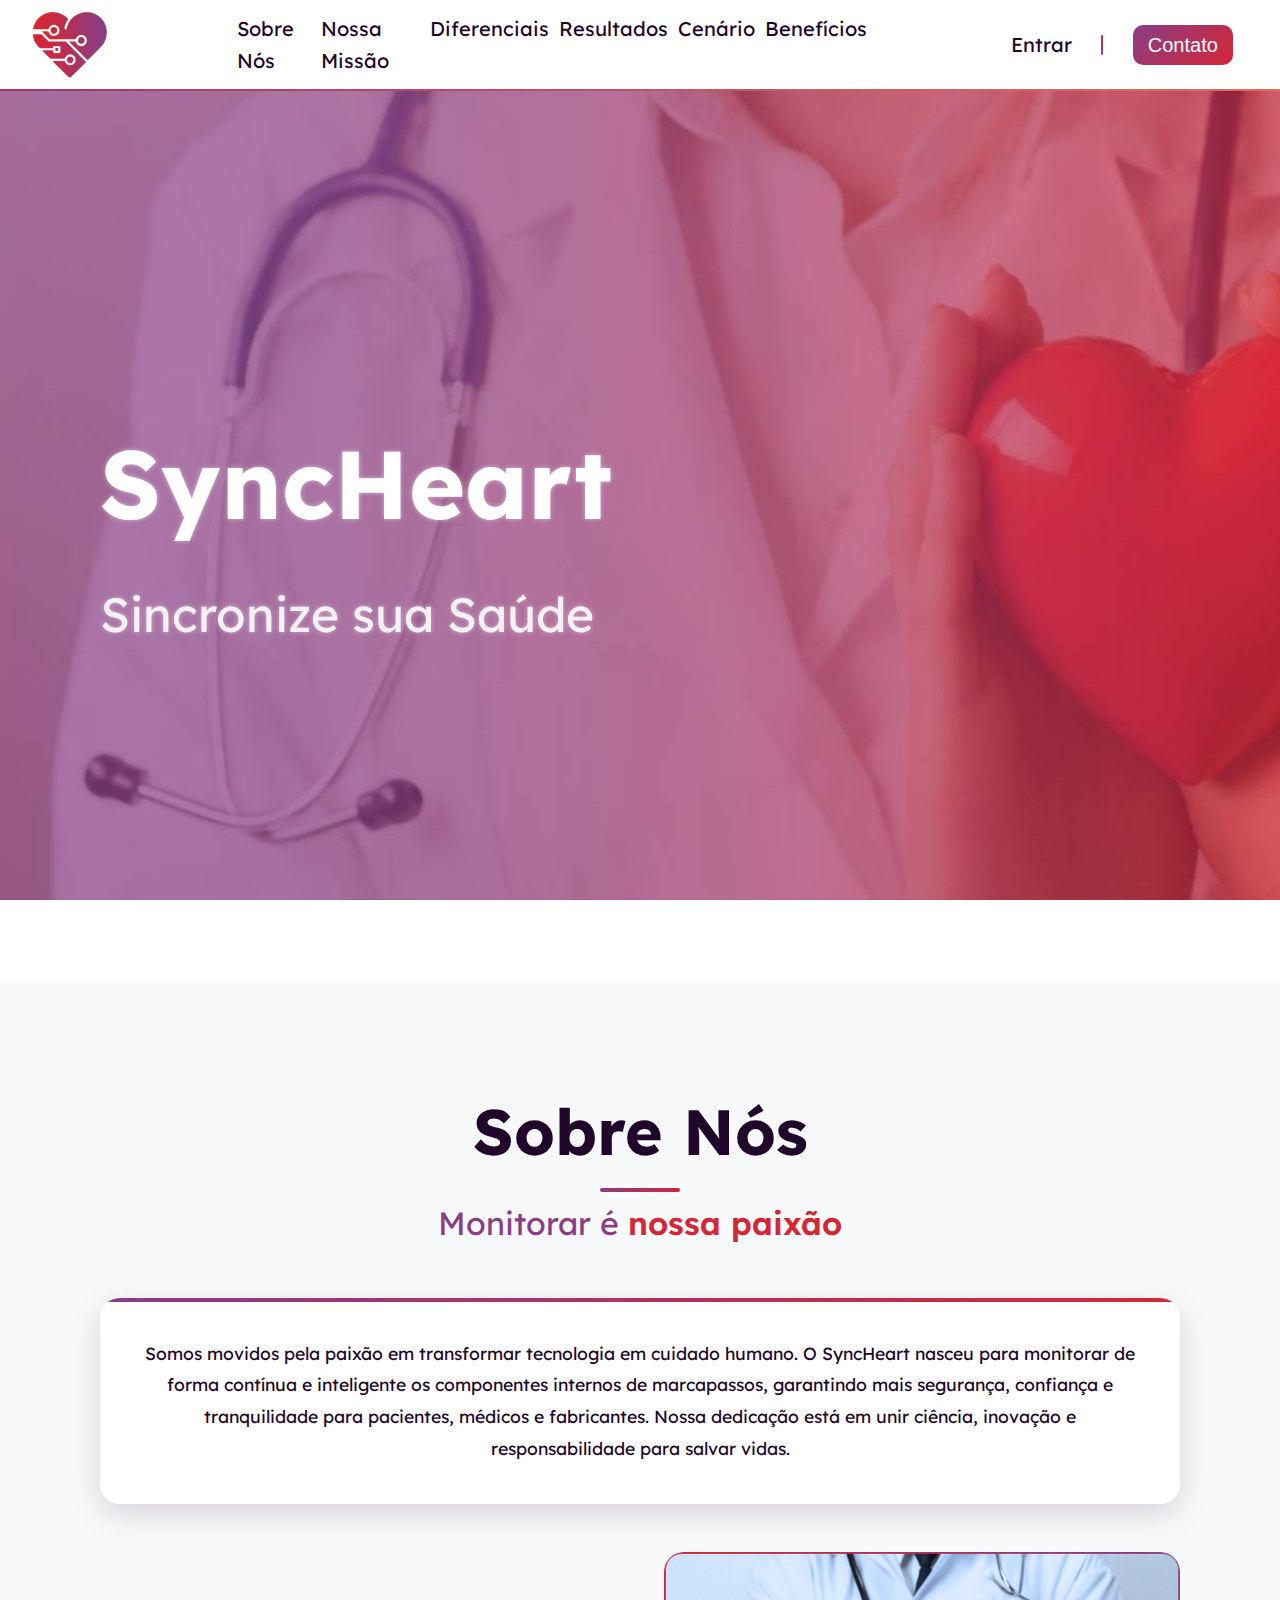
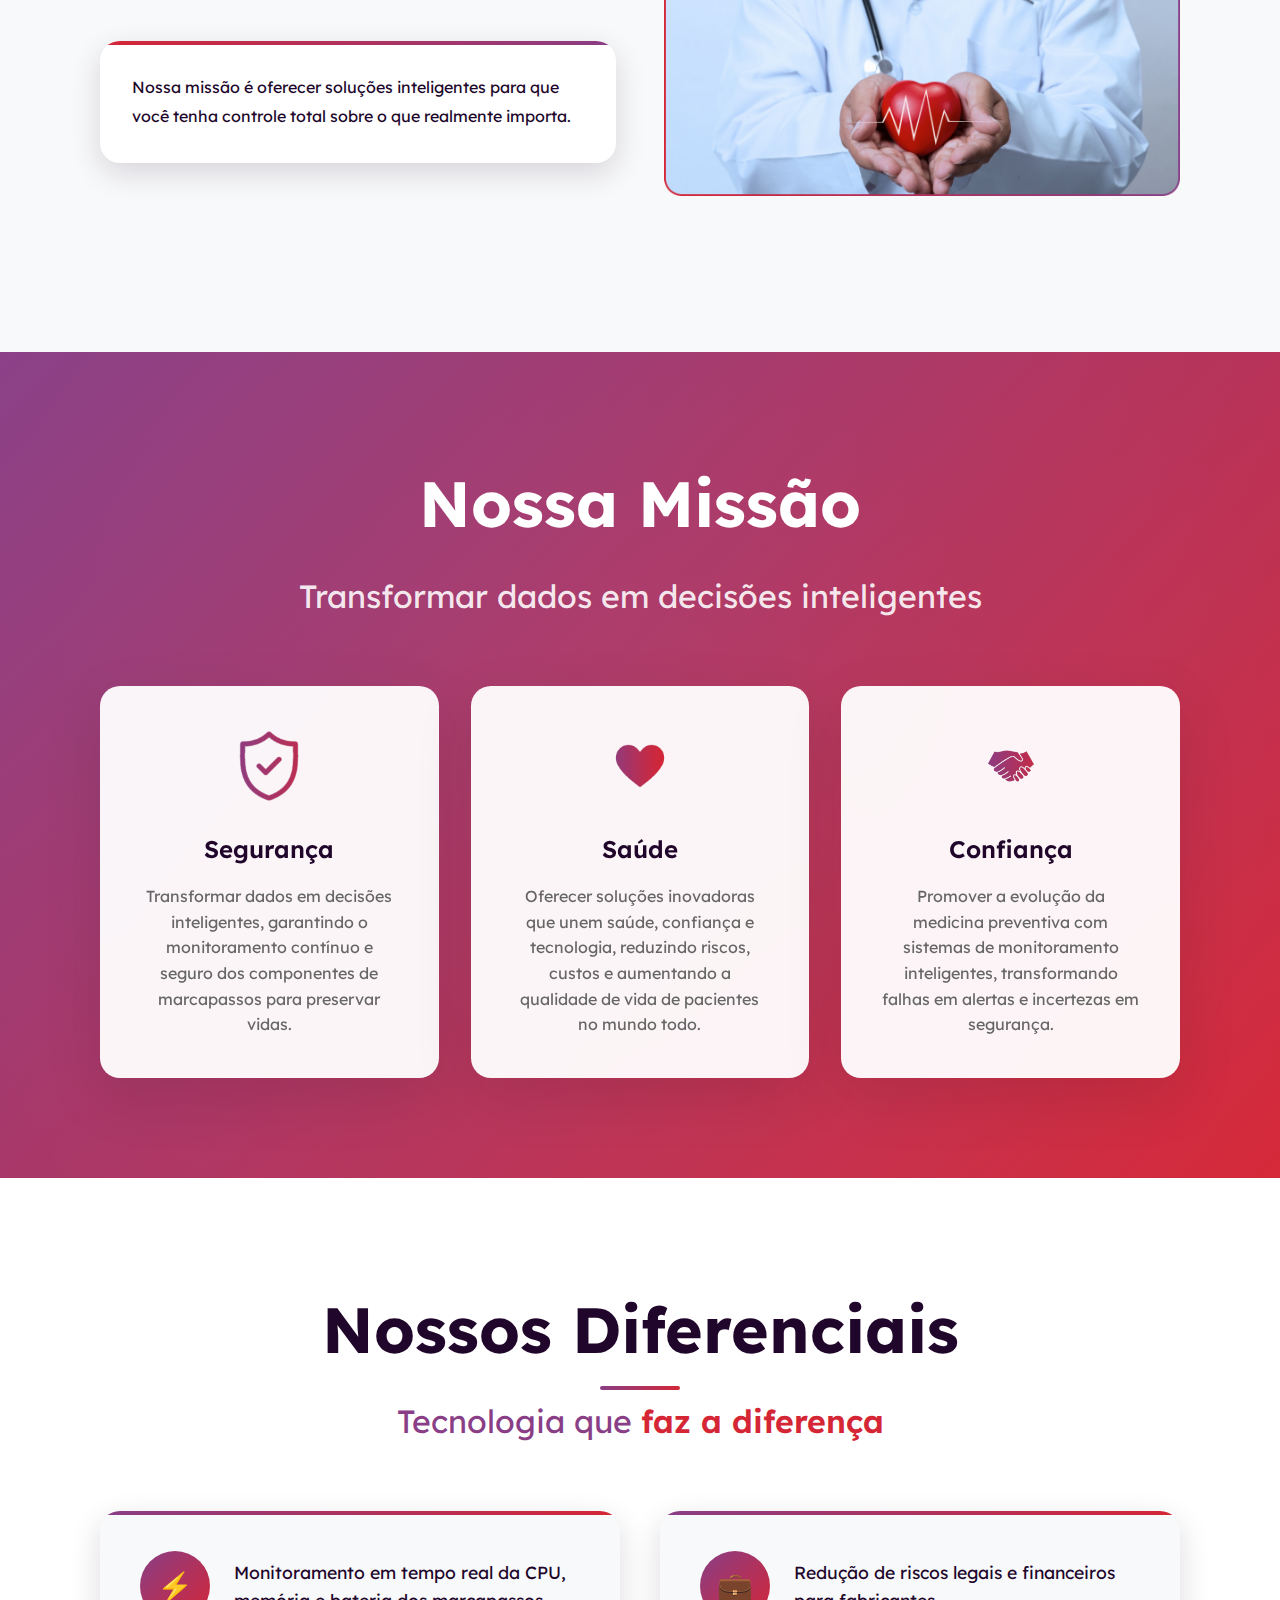
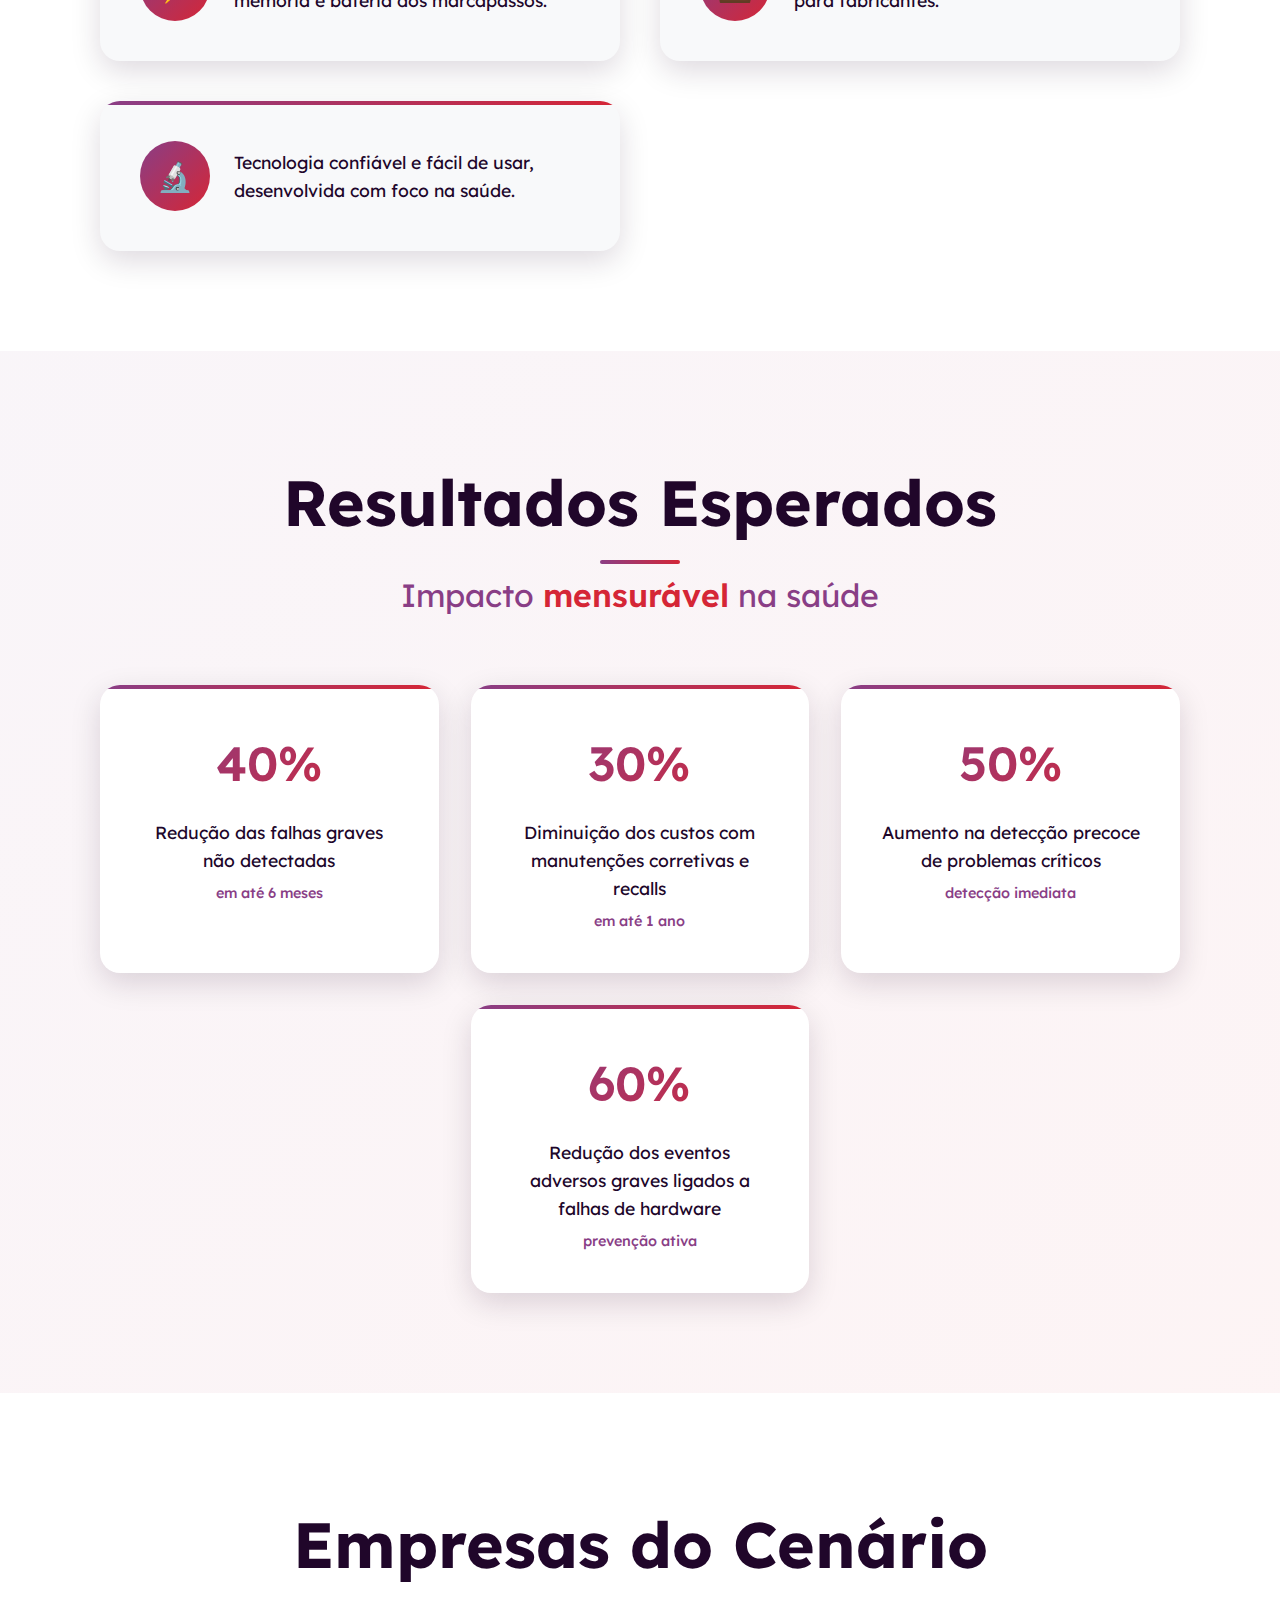
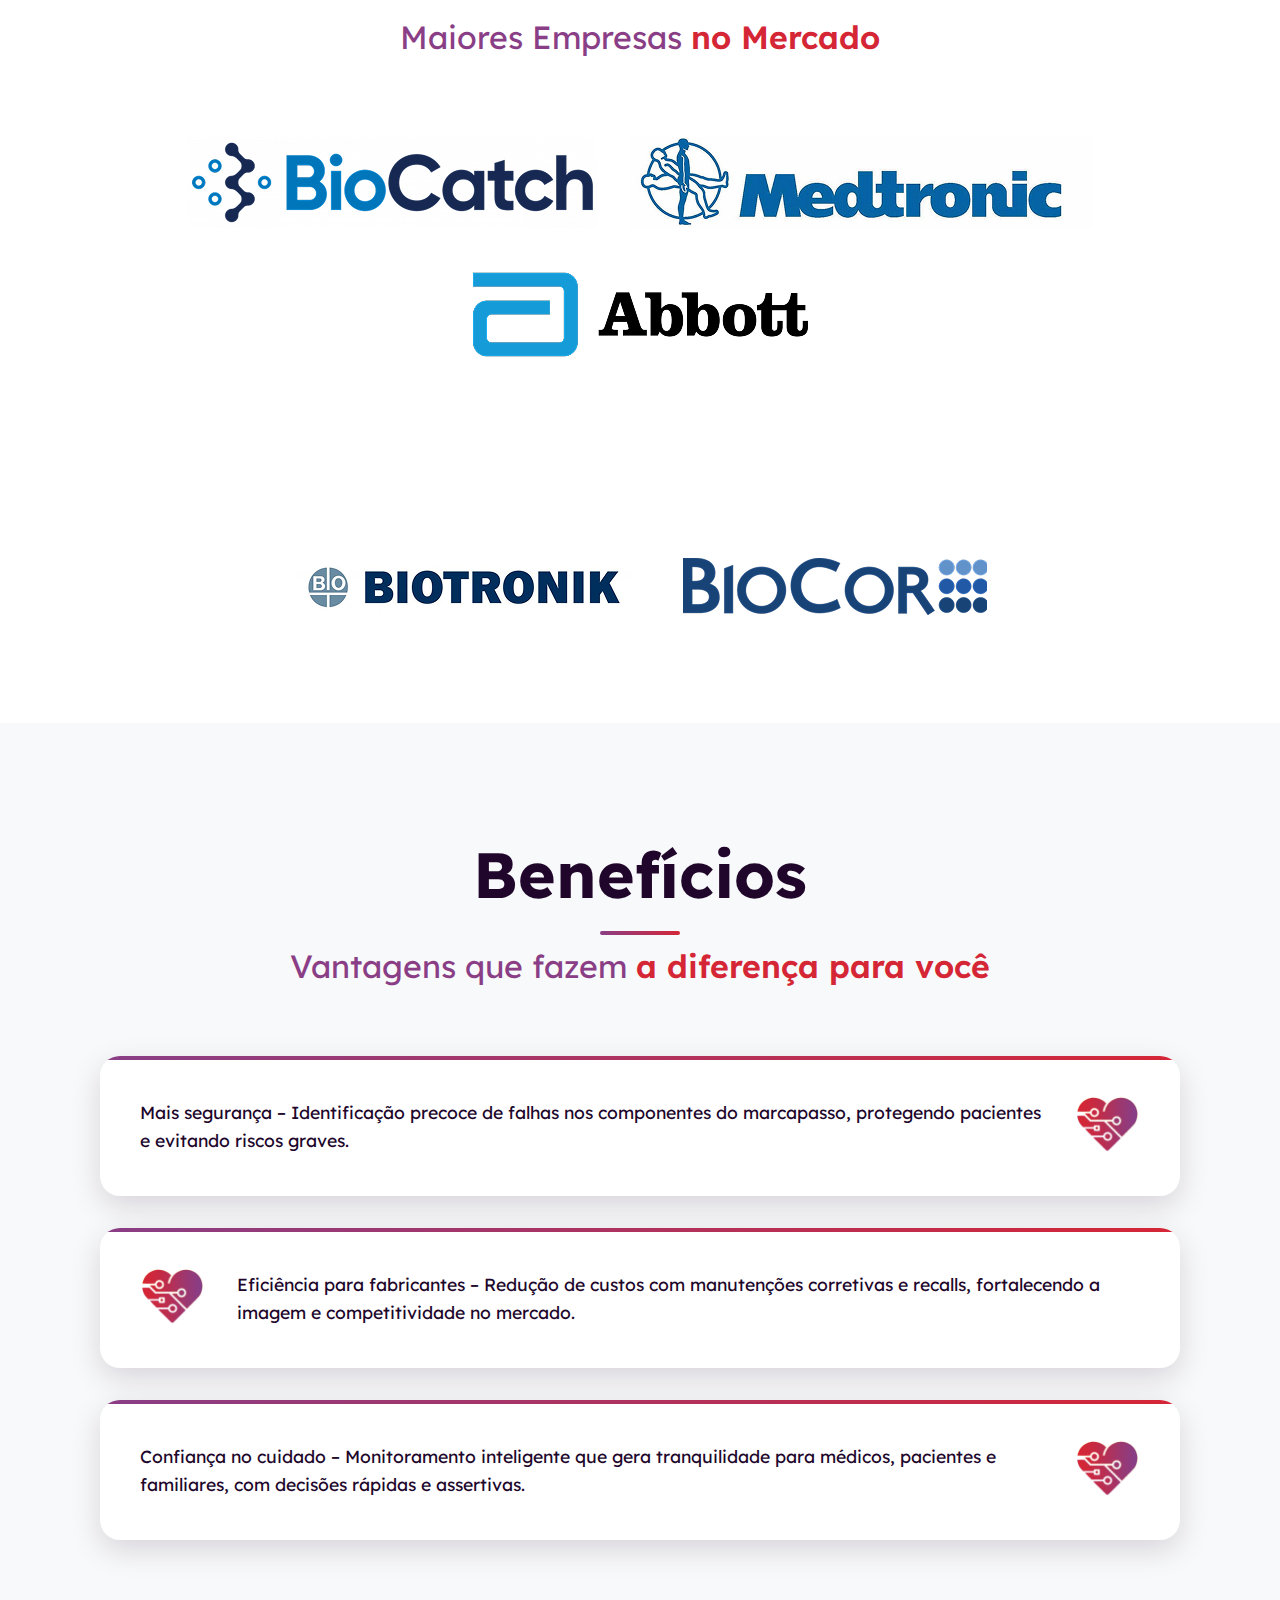
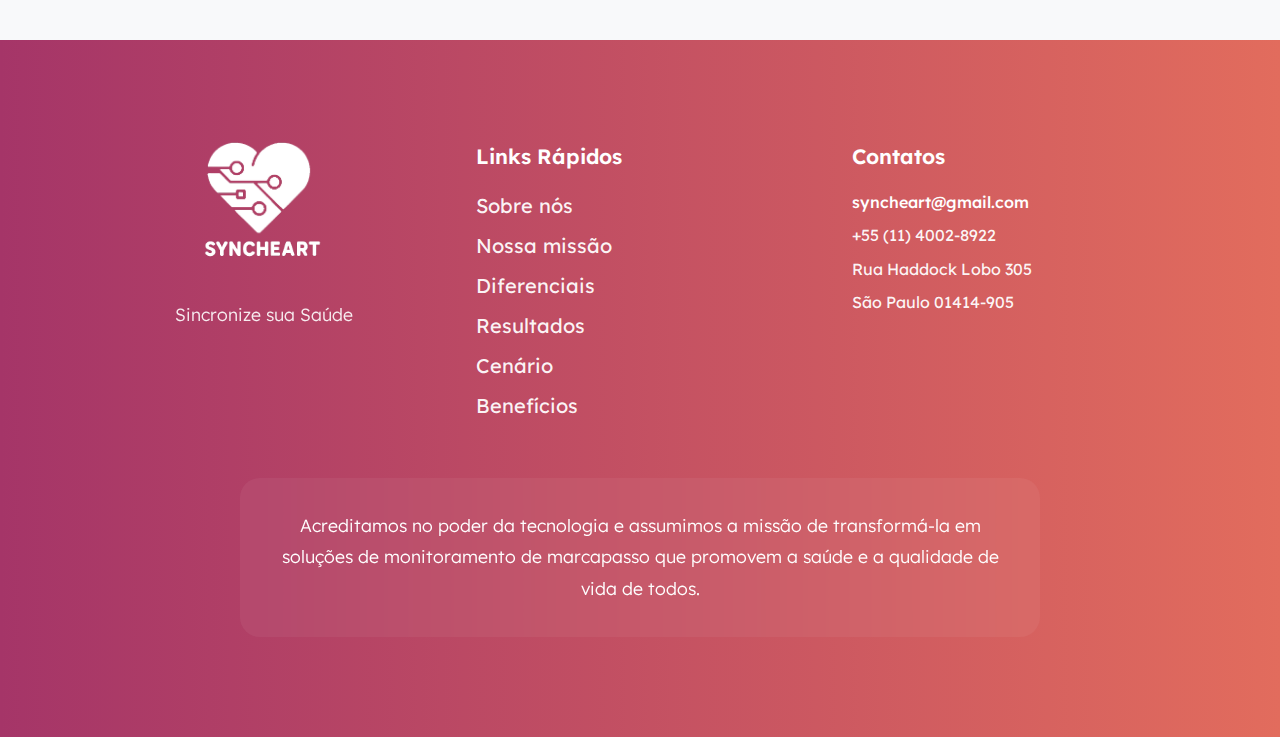
<file: Site Institucional/public/index.html>
<!DOCTYPE html>
<html lang="en">

<head>
  <meta charset="UTF-8">
  <meta name="viewport" content="width=device-width, initial-scale=1.0">
  <link rel="shortcut icon" href="assets/Logo.png" type="image/x-icon">
  <link rel="stylesheet" href="css/style.css">
  <link rel="preconnect" href="https://fonts.googleapis.com">
  <link rel="preconnect" href="https://fonts.gstatic.com" crossorigin>
  <link href="https://fonts.googleapis.com/css2?family=Lexend:wght@100..900&display=swap" rel="stylesheet">
  <title>SyncHeart</title>
</head>

<body>
  <div class="container">
    <!--Navegação-->
    <div class="nav-bar">
      <a href="#home" class="nav-logo"></a>
      <div class="menu-toggle" onclick="toggleMenu()">☰</div>
      <ul class="links-navegacao">
        <li><a href="#sobre-nos">Sobre Nós</a></li>
        <li><a href="#nossa-missao">Nossa Missão</a></li>
        <li><a href="#nossos-diferenciais">Diferenciais</a></li>
        <li><a href="#resultados-esperados">Resultados</a></li>
        <li><a href="#cenario">Cenário</a></li>
        <li><a href="#beneficios">Benefícios</a></li>
      </ul>
      <ul class="links-rota">
        <li><a href="login.html">Entrar</a></li>
        <li class="separator"></li>
        <li><a href="#contato"><button class="btn-contato">Contato</button></a></li>
      </ul>
    </div>

    <!--Home-->
    <div class="home" id="home">
      <div class="banner">
        <h1>SyncHeart</h1>
        <h3>Sincronize sua Saúde</h3>
      </div>
    </div>

    <!--Sobre Nós-->
    <div class="sobre-nos" id="sobre-nos">
      <div class="conteudo">
        <div class="titulo-subtitulo">
          <h2>Sobre Nós</h2>
          <h3>Monitorar é <span>nossa paixão</span></h3>
        </div>
        <div class="info1-sobre-nos">
          <p>Somos movidos pela paixão em transformar tecnologia em cuidado humano. O SyncHeart nasceu para monitorar de
            forma contínua e inteligente os componentes internos de marcapassos, garantindo mais segurança, confiança e
            tranquilidade para pacientes, médicos e fabricantes. Nossa dedicação está em unir ciência, inovação e
            responsabilidade para salvar vidas.</p>
        </div>
        <div class="segunda-div">
          <div class="info2-sobre-nos">
            <p>Nossa missão é oferecer soluções inteligentes para que você tenha controle total sobre o que realmente
              importa.</p>
          </div>
          <div class="img-sobre-nos"></div>
        </div>
      </div>
    </div>

    <!--Nossa Missão-->
    <div class="nossa-missao" id="nossa-missao">
      <div class="titulo-subtitulo-nossa-missao">
        <h2>Nossa Missão</h2>
        <h3>Transformar dados em decisões inteligentes</h3>
      </div>
      <div class="cards">
        <div class="card">
          <div class="seguranca-img"></div>
          <h4>Segurança</h4>
          <p>Transformar dados em decisões inteligentes, garantindo o monitoramento contínuo e seguro dos componentes de
            marcapassos para preservar vidas.</p>
        </div>
        <div class="card">
          <div class="saude-img"></div>
          <h4>Saúde</h4>
          <p>Oferecer soluções inovadoras que unem saúde, confiança e tecnologia, reduzindo riscos, custos e aumentando
            a qualidade de vida de pacientes no mundo todo.</p>
        </div>
        <div class="card">
          <div class="confianca-img"></div>
          <h4>Confiança</h4>
          <p>Promover a evolução da medicina preventiva com sistemas de monitoramento inteligentes, transformando falhas
            em alertas e incertezas em segurança.</p>
        </div>
      </div>
    </div>

    <!--Nossos Diferenciais-->
    <div class="nossos-diferenciais" id="nossos-diferenciais">
      <div class="titulo-subtitulo">
        <h2>Nossos Diferenciais</h2>
        <h3>Tecnologia que <span>faz a diferença</span></h3>
      </div>
      <div class="diferenciais-container">
        <div class="diferencial-item">
          <div class="diferencial-icon">⚡</div>
          <div class="diferencial-texto">
            <p>Monitoramento em tempo real da CPU, memória e bateria dos marcapassos.</p>
          </div>
        </div>
        <div class="diferencial-item">
          <div class="diferencial-icon">💼</div>
          <div class="diferencial-texto">
            <p>Redução de riscos legais e financeiros para fabricantes.</p>
          </div>
        </div>
        <div class="diferencial-item">
          <div class="diferencial-icon">🔬</div>
          <div class="diferencial-texto">
            <p>Tecnologia confiável e fácil de usar, desenvolvida com foco na saúde.</p>
          </div>
        </div>
      </div>
    </div>

    <!--Resultados Esperados-->
    <div class="resultados-esperados" id="resultados-esperados">
      <div class="titulo-subtitulo">
        <h2>Resultados Esperados</h2>
        <h3>Impacto <span>mensurável</span> na saúde</h3>
      </div>
      <div class="resultados-grid">
        <div class="resultado-card">
          <span class="resultado-numero">40%</span>
          <p>Redução das falhas graves não detectadas</p>
          <div class="resultado-meta">em até 6 meses</div>
        </div>
        <div class="resultado-card">
          <span class="resultado-numero">30%</span>
          <p>Diminuição dos custos com manutenções corretivas e recalls</p>
          <div class="resultado-meta">em até 1 ano</div>
        </div>
        <div class="resultado-card">
          <span class="resultado-numero">50%</span>
          <p>Aumento na detecção precoce de problemas críticos</p>
          <div class="resultado-meta">detecção imediata</div>
        </div>
        <div class="resultado-card">
          <span class="resultado-numero">60%</span>
          <p>Redução dos eventos adversos graves ligados a falhas de hardware</p>
          <div class="resultado-meta">prevenção ativa</div>
        </div>
      </div>
    </div>

    <!--Cenário-->
    <div class="cenario" id="cenario">
      <div class="texto-cenario">
        <h2>Empresas do Cenário</h2>
        <h3>Maiores Empresas <span> no Mercado </span></h3>
      </div>
      <div id="colunas-empresas">
        <div id="div1-img-cenario">
          <div class="empresa-placeholder">
            <img src="assets/image 1.png">
          </div>
          <div class="empresa-placeholder">
            <img src="assets/image 2.png">
          </div>
          <div class="empresa-placeholder">
            <img src="assets/image 3.png">
          </div>
        </div>
        <div id="div2-img-cenario">
          <div class="empresa-placeholder">
            <img src="assets/image 4.png">
          </div>
          <div class="empresa-placeholder">
            <img src="assets/image 5.png">
          </div>
        </div>
      </div>
    </div>

    <!--Benefícios-->
    <div id="beneficios">
      <div id="beneficios-titulo-subtitulo">
        <h2>Benefícios</h2>
        <h3 id="beneficios-subtitulo">Vantagens que fazem <span>a diferença para você</span></h3>
      </div>
      <div id="quadro-beneficios">
        <div class="info-beneficios" id="beneficio1">
          <p class="beneficios-texto">Mais segurança – Identificação precoce de falhas nos componentes do marcapasso,
            protegendo pacientes e evitando riscos graves.</p>
          <div class="logo-placeholder"></div>
        </div>
        <div class="info-beneficios" id="beneficio2">
          <div class="logo-placeholder"></div>
          <p class="beneficios-texto">Eficiência para fabricantes – Redução de custos com manutenções corretivas e
            recalls, fortalecendo a imagem e competitividade no mercado.</p>
        </div>
        <div class="info-beneficios" id="beneficio3">
          <p class="beneficios-texto">Confiança no cuidado – Monitoramento inteligente que gera tranquilidade para
            médicos, pacientes e familiares, com decisões rápidas e assertivas.</p>
          <div class="logo-placeholder"></div>
        </div>
      </div>
    </div>

    <!--Contato-->
    <div id="contato">
      <div id="contato-primeira-fileira">
        <div id="logo-contato">
          <div id="img-coracao"></div>
          <div id="img-logo-escrita"></div>
          <p>Sincronize sua Saúde</p>
        </div>
        <div id="contatos-links">
          <h3>Links Rápidos</h3>
          <a href="#sobre-nos">Sobre nós</a>
          <a href="#nossa-missao">Nossa missão</a>
          <a href="#nossos-diferenciais">Diferenciais</a>
          <a href="#resultados-esperados">Resultados</a>
          <a href="#cenario">Cenário</a>
          <a href="#beneficios">Benefícios</a>
        </div>
        <div id="contatos-contatos">
          <h3>Contatos</h3>
          <p><span>syncheart@gmail.com</span></p>
          <p>+55 (11) 4002-8922</p>
          <p>Rua Haddock Lobo 305</p>
          <p>São Paulo 01414-905</p>
        </div>
      </div>
      <div id="texto-contato">
        <p>Acreditamos no poder da tecnologia e assumimos
          a missão de transformá-la em soluções de
          monitoramento de marcapasso que promovem a
          saúde e a qualidade de vida de todos.</p>
      </div>
    </div>
  </div>
</body>

<script>
  function toggleMenu() {
    document.querySelector(".links-navegacao").classList.toggle("active");
    document.querySelector(".links-rota").classList.toggle("active");
  }
</script>

</html>
</file>
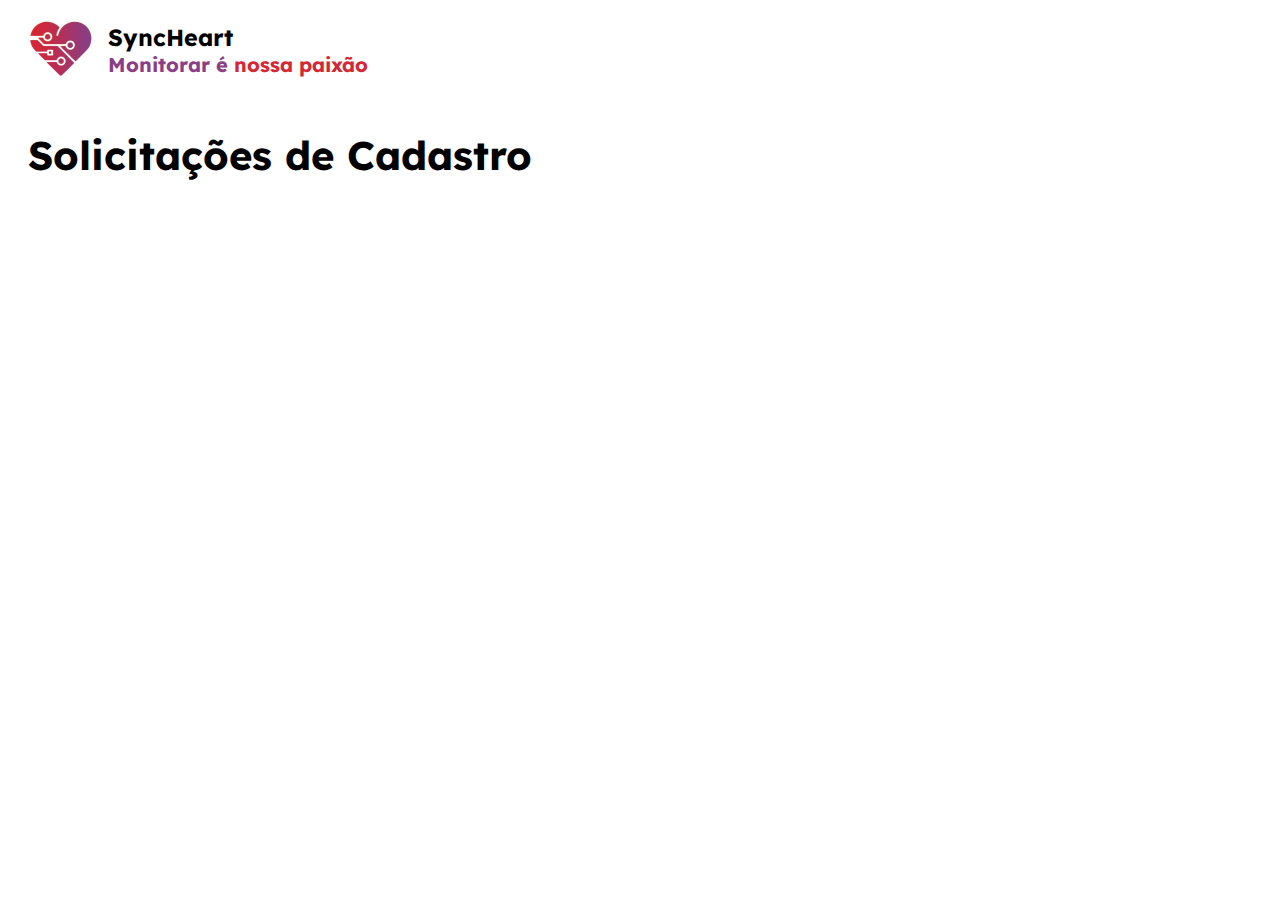
<file: Site Institucional/public/aprovacao.html>
<!DOCTYPE html>
<html lang="en">

<head>
    <meta charset="UTF-8">
    <meta name="viewport" content="width=device-width, initial-scale=1.0">
    <link rel="stylesheet" href="css/solicitacoes.css">
      <link rel="preconnect" href="https://fonts.googleapis.com">
  <link rel="preconnect" href="https://fonts.gstatic.com" crossorigin>
  <link href="https://fonts.googleapis.com/css2?family=Lexend:wght@100..900&display=swap" rel="stylesheet">
    <title>Document</title>
</head>

<body onload="aprovar()">
    <div id="container" class="container">
        <div class="logo-slogan">
            <div class="logo"></div>
            <div class="slogan">
                <h3>SyncHeart</h3>
                <h4>Monitorar é <span>nossa paixão</span></h4>
            </div>
        </div>
        <h1>Solicitações de Cadastro</h1>
    </div>
</body>

</html>
<script>

    function aprovar() {
        //Pegar o caminho para a função GET do buscar
        fetch("http://localhost:3333/aprovacao/aprovar", {
            method: "GET",
            headers: {
                "Content-Type": "application/json"
            }
        })
            .then(function (resposta) {
                console.log("ESTOU NO THEN DO buscar()!");

                if (resposta.ok) {
                    resposta.json().then(data => {
                        console.log(data);
                        console.log(JSON.stringify(data));

                        dados = data;
                        console.log(dados);
                        teste();
                    });
                } else {
                    console.log("Houve um erro ao tentar buscar as perguntas!");
                    resposta.text().then(texto => {
                        console.error(texto);
                    });
                }
            })
            .catch(function (erro) {
                console.log(erro);
            });
        return false;
    }

    function teste() {
        console.log("Teste:", dados);
        for (var i = 0; i < dados.length; i++) {
            nome = dados[i].nome_aprovacao;
            cnpj = dados[i].cnpj_aprovacao;
            email = dados[i].email_aprovacao;

            document.getElementById("container").innerHTML += `
                <div class="card">
                    <div class="informacoes">
                        <p><b>Nome da Empresa:</b> ${nome}</p> 
                        <p><b>Email de Contato:</b> ${email}</p>
                    </div>
                    <div class="aceitar">
                        <p><b>CNPJ:</b> ${cnpj}</p>
                        <div class="botoes">
                            <button onclick="aceitar(${i})" class="btn-aceitar">Aceitar</button> 
                            <button onclick="limpar(${i})" class="btn-recusar">Recusar</button>    
                        </div>
                    </div>
                </div>`;
        }
    }

    function aceitar(i) {
        var nomeAprovado = dados[i].nome_aprovacao;
        var emailAprovado = dados[i].email_aprovacao;
        var senhaAprovado = dados[i].senha_aprovacao;
        var cnpjAprovado = dados[i].cnpj_aprovacao;

        // Enviando o valor da nova input
        fetch("/usuarios/cadastrarAprovado", {
            method: "POST",
            headers: {
                "Content-Type": "application/json",
            },
            body: JSON.stringify({
                nomeServer: nomeAprovado,
                emailServer: emailAprovado,
                senhaServer: senhaAprovado,
                cnpjServer: cnpjAprovado
            }),
        })
            .then(function (resposta) {
                console.log("resposta: ", resposta);
                limpar(i);
            })
            .catch(function (resposta) {
                console.log(`#ERRO: ${resposta}`);
            });
        return false;
    }

    function limpar(i) {
        var idAprovado = dados[i].id;

        // Enviando o valor da nova input
        fetch("/usuarios/limpar", {
            method: "POST",
            headers: {
                "Content-Type": "application/json",
            },
            body: JSON.stringify({
                idServer: idAprovado
            }),
        })
            .then(function (resposta) {
                console.log("resposta: ", resposta);
                console.log("Limpei", dados);
                location.reload();

            })
            .catch(function (resposta) {
                console.log(`#ERRO: ${resposta}`);
            });
        return false;
    }
</script>
</file>
<file: Site Institucional/public/css/style.css>
:root {
      --purple: #893E86;
      --red: #D52636;
      --dark: #20062A;
      --white: #ffffff;
      --light: #f8f9fa;
      --shadow: 0 10px 30px rgba(32, 6, 42, 0.15);
      --transition: all 0.3s cubic-bezier(0.4, 0, 0.2, 1);
    }

    * {
      margin: 0;
      padding: 0;
      box-sizing: border-box;
    }

    html {
      scroll-behavior: smooth;
      scroll-padding-top: 80px;
    }

    body {
      font-family: 'Lexend', sans-serif;
      line-height: 1.6;
      color: var(--dark);
      background: var(--white);
      padding-top: 80px;
    }

    /* NAVBAR */
    .nav-bar {
      display: flex;
      flex-direction: row;
      justify-content: space-between;
      height: 10vh;
      width: 100%;
      align-items: center;
      background-color: white;
      position: fixed;
      top: 0;
      left: 0;
      z-index: 1000;
    }

    .nav-bar::after {
      content: "";
      position: absolute;
      bottom: -1px;
      left: 0;
      width: 100%;
      height: 2px;
      background: linear-gradient(to right, #a53568, #e26c5d);
    }

    .nav-logo {
      background-image: url("../assets/Logo.png");
      width: 80px;
      height: 70px;
      background-size: cover;
      background-repeat: no-repeat;
      margin-left: 30px;
    }

    .nav-logo:hover {
      cursor: pointer;
    }

    .menu-toggle {
      display: none;
      font-size: 28px;
      cursor: pointer;
      margin-right: 20px;
    }

    .links-navegacao {
      width: 50%;
      display: flex;
      flex-direction: row;
      justify-content: space-between;
      list-style-type: none;
    }

    .links-rota {
      width: 20%;
      margin-right: 30px;
      display: flex;
      flex-direction: row;
      justify-content: space-around;
      list-style-type: none;
      align-items: center;
    }

    .nav-bar li a {
      display: inline-block;
      padding: 5px;
      border-radius: 5px;
      transition: all 0.3s ease;
    }

    .nav-bar .links-navegacao li a:hover {
      transform: scale(1.2);
      background-color: rgba(165, 53, 104, 0.9);
      color: white;
    }

    .nav-bar .links-rota li:not(:last-child) a:hover {
      transform: scale(1.2);
      background-color: rgba(165, 53, 104, 0.9);
      color: white;
    }

    a {
      text-decoration: none;
      color: #20062A;
      font-size: 20px;
      font-weight: 400;
    }

    .btn-contato {
      color: white;
      font-size: 20px;
      height: 40px;
      width: 100px;
      border: none;
      border-radius: 10px;
      background: linear-gradient(135deg, #893E86, #D52636);
      cursor: pointer;
    }

    .btn-contato:hover {
      transition: all 0.3s ease;
      transform: scale(1.2);
    }

    .btn-contato a {
      color: white;
    }

    .links-rota .separator {
      width: 2px;
      height: 20px;
      background: linear-gradient(to bottom, #D52636, #893E86);
      border-radius: 2px;
    }

    /* HOME */
    .home {
      height: 100vh;
      background-image: url("../assets/banner.jpg");
      background-repeat: no-repeat;
      background-size: cover;
      display: flex;
      align-items: center;
      justify-content: flex-start;
      text-align: center;
      position: relative;
      overflow: hidden;
      background-attachment: fixed;
      padding-left: 100px;
    }

    .banner {
      color: var(--white);
      position: relative;
      z-index: 2;
      animation: fadeInUp 1s ease-out;
      text-align: start;
    }

    .banner h1 {
      font-size: clamp(3rem, 8vw, 6rem);
      font-weight: 700;
      margin-bottom: 1rem;
      text-shadow: 0 0 5px rgba(255, 255, 255, 0.5);
    }

    .banner h3 {
      font-size: clamp(1.5rem, 4vw, 3rem);
      text-shadow: 0 0 5px rgba(255, 255, 255, 0.5);
      font-weight: 400;
      opacity: 0.9;
    }

    @keyframes fadeInUp {
      from {
        opacity: 0;
        transform: translateY(50px);
      }

      to {
        opacity: 1;
        transform: translateY(0);
      }
    }

    /* SOBRE NÓS */
    .sobre-nos {
      background: var(--light);
      padding: 100px;
    }

    .conteudo {
      max-width: 1200px;
      margin: 0 auto;
    }

    .titulo-subtitulo {
      text-align: center;
      margin-bottom: 3rem;
    }

    .titulo-subtitulo h2 {
      font-size: clamp(2.5rem, 6vw, 4rem);
      font-weight: 700;
      color: var(--dark);
      margin-bottom: 1rem;
      position: relative;
    }

    .titulo-subtitulo h2::after {
      content: '';
      position: absolute;
      bottom: -10px;
      left: 50%;
      transform: translateX(-50%);
      width: 80px;
      height: 4px;
      background: linear-gradient(45deg, var(--purple), var(--red));
      border-radius: 2px;
    }

    .titulo-subtitulo h3 {
      font-size: clamp(1.2rem, 3vw, 2rem);
      color: var(--purple);
      font-weight: 400;
    }

    .titulo-subtitulo span {
      color: var(--red);
      font-weight: 600;
    }

    .info1-sobre-nos {
      margin-bottom: 3rem;
    }

    .info1-sobre-nos p {
      background: var(--white);
      padding: 2.5rem;
      border-radius: 20px;
      box-shadow: var(--shadow);
      font-size: 1.1rem;
      line-height: 1.8;
      text-align: center;
      position: relative;
      overflow: hidden;
    }

    .info1-sobre-nos p::before {
      content: '';
      position: absolute;
      top: 0;
      left: 0;
      width: 100%;
      height: 4px;
      background: linear-gradient(45deg, var(--purple), var(--red));
    }

    .segunda-div {
      display: grid;
      grid-template-columns: repeat(auto-fit, minmax(300px, 1fr));
      gap: 3rem;
      align-items: center;
    }

    .info2-sobre-nos p {
      background: var(--white);
      padding: 2rem;
      border-radius: 20px;
      box-shadow: var(--shadow);
      font-size: 1rem;
      line-height: 1.8;
      position: relative;
      overflow: hidden;
    }

    .info2-sobre-nos p::before {
      content: '';
      position: absolute;
      top: 0;
      left: 0;
      width: 100%;
      height: 4px;
      background: linear-gradient(45deg, var(--red), var(--purple));
    }

    .img-sobre-nos {
      width: 100%;
      height: 300px;
      border-radius: 20px;
      background-image: url("../assets/sobre_nos.png");
      background-repeat: no-repeat;
      background-size: contain;

    }

    .img-sobre-nos:hover {
      transform: scale(1.02);
    }

    /* NOSSA MISSÃO */
    .nossa-missao {
      background: linear-gradient(135deg, var(--purple), var(--red));
      color: var(--white);
      position: relative;
      overflow: hidden;
      padding: 100px;
    }

    .nossa-missao::before {
      content: '';
      position: absolute;
      top: -50%;
      left: -50%;
      width: 200%;
      height: 200%;
      background: radial-gradient(circle, rgba(255, 255, 255, 0.05) 0%, transparent 70%);
      animation: rotate 20s linear infinite;
    }

    @keyframes rotate {
      from {
        transform: rotate(0deg);
      }

      to {
        transform: rotate(360deg);
      }
    }

    .titulo-subtitulo-nossa-missao {
      text-align: center;
      margin-bottom: 4rem;
      position: relative;
      z-index: 2;
    }

    .titulo-subtitulo-nossa-missao h2 {
      font-size: clamp(2.5rem, 6vw, 4rem);
      font-weight: 700;
      color: var(--white);
      margin-bottom: 1rem;
    }

    .titulo-subtitulo-nossa-missao h3 {
      font-size: clamp(1.2rem, 3vw, 2rem);
      color: rgba(255, 255, 255, 0.9);
      font-weight: 400;
    }

    .cards {
      display: grid;
      grid-template-columns: repeat(auto-fit, minmax(300px, 1fr));
      gap: 2rem;
      max-width: 1200px;
      margin: 0 auto;
      position: relative;
      z-index: 2;
    }

    .card {
      background: rgba(255, 255, 255, 0.95);
      backdrop-filter: blur(20px);
      padding: 2.5rem;
      border-radius: 20px;
      text-align: center;
      box-shadow: 0 20px 60px rgba(0, 0, 0, 0.1);
      transition: var(--transition);
      position: relative;
      overflow: hidden;
    }

    .card::before {
      content: '';
      position: absolute;
      top: 0;
      left: -100%;
      width: 100%;
      height: 100%;
      background: linear-gradient(90deg, transparent, rgba(137, 62, 134, 0.1), transparent);
      transition: left 0.6s ease;
    }

    .card:hover::before {
      left: 100%;
    }

    .card:hover {
      transform: translateY(-10px);
    }

    .seguranca-img,
    .saude-img,
    .confianca-img {
      width: 80px;
      height: 80px;
      background-size: contain;
      background-repeat: no-repeat;
      background-position: center;
      margin: 0 auto 1.5rem;
      display: flex;
      align-items: center;
      justify-content: center;

    }

    .seguranca-img {
      background-image: url("../assets/seguranca.png");
      border-radius: 50%;
    }

    .saude-img {
      background-image: url("../assets/saude.png");
      border-radius: 50%;
    }

    .confianca-img {
      background-image: url("../assets/confianca.png");
      border-radius: 50%;
    }

    .card h4 {
      font-size: 1.5rem;
      font-weight: 600;
      margin-bottom: 1rem;
      color: var(--dark);
    }

    .card p {
      font-size: 1rem;
      line-height: 1.6;
      color: #666;
    }

    /* NOSSOS DIFERENCIAIS */
    .nossos-diferenciais {
      background: var(--white);
      padding: 100px;
    }

    .nossos-diferenciais .titulo-subtitulo {
      text-align: center;
      margin-bottom: 4rem;
    }

    .nossos-diferenciais h2 {
      font-size: clamp(2.5rem, 6vw, 4rem);
      font-weight: 700;
      color: var(--dark);
      margin-bottom: 1rem;
      position: relative;
    }

    .nossos-diferenciais h2::after {
      content: '';
      position: absolute;
      bottom: -10px;
      left: 50%;
      transform: translateX(-50%);
      width: 80px;
      height: 4px;
      background: linear-gradient(45deg, var(--purple), var(--red));
      border-radius: 2px;
    }

    .nossos-diferenciais h3 {
      font-size: clamp(1.2rem, 3vw, 2rem);
      color: var(--purple);
      font-weight: 400;
    }

    .nossos-diferenciais span {
      color: var(--red);
      font-weight: 600;
    }

    .diferenciais-container {
      display: grid;
      grid-template-columns: repeat(auto-fit, minmax(350px, 1fr));
      gap: 2.5rem;
      max-width: 1200px;
      margin: 0 auto;
    }

    .diferencial-item {
      background: var(--light);
      padding: 2.5rem;
      border-radius: 20px;
      box-shadow: var(--shadow);
      transition: var(--transition);
      position: relative;
      overflow: hidden;
      display: flex;
      align-items: center;
      gap: 1.5rem;
    }

    .diferencial-item::before {
      content: '';
      position: absolute;
      top: 0;
      left: 0;
      width: 100%;
      height: 4px;
      background: linear-gradient(90deg, var(--purple), var(--red));
    }

    .diferencial-item:hover {
      transform: translateY(-5px);
      box-shadow: 0 15px 40px rgba(32, 6, 42, 0.2);
    }

    .diferencial-icon {
      width: 70px;
      height: 70px;
      background: linear-gradient(135deg, var(--purple), var(--red));
      border-radius: 50%;
      display: flex;
      align-items: center;
      justify-content: center;
      color: white;
      font-size: 1.8rem;
      flex-shrink: 0;
    }

    .diferencial-texto {
      flex: 1;
    }

    .diferencial-texto p {
      font-size: 1.1rem;
      line-height: 1.6;
      color: var(--dark);
      margin: 0;
    }

    /* RESULTADOS ESPERADOS */
    .resultados-esperados {
      background: linear-gradient(135deg, rgba(137, 62, 134, 0.05), rgba(213, 38, 54, 0.05));
      padding: 100px;
      position: relative;
      overflow: hidden;
    }

    .resultados-esperados::before {
      content: '';
      position: absolute;
      top: 0;
      left: 0;
      width: 100%;
      height: 100%;
      opacity: 0.3;
      z-index: 1;
    }

    .resultados-esperados .titulo-subtitulo {
      text-align: center;
      margin-bottom: 4rem;
      position: relative;
      z-index: 2;
    }

    .resultados-esperados h2 {
      font-size: clamp(2.5rem, 6vw, 4rem);
      font-weight: 700;
      color: var(--dark);
      margin-bottom: 1rem;
      position: relative;
    }

    .resultados-esperados h2::after {
      content: '';
      position: absolute;
      bottom: -10px;
      left: 50%;
      transform: translateX(-50%);
      width: 80px;
      height: 4px;
      background: linear-gradient(45deg, var(--purple), var(--red));
      border-radius: 2px;
    }

    .resultados-esperados h3 {
      font-size: clamp(1.2rem, 3vw, 2rem);
      color: var(--purple);
      font-weight: 400;
    }

    .resultados-esperados span {
      color: var(--red);
      font-weight: 600;
    }

    .resultados-grid {
      display: grid;
      grid-template-columns: repeat(3, 1fr);
      gap: 2rem;
      max-width: 1200px;
      margin: 0 auto;
      position: relative;
      z-index: 2;
    }

    .resultado-card:last-child {
      grid-column: 2 / 3;
      grid-row: 2 / 3;
    }

    .resultado-card {
      background: var(--white);
      padding: 2.5rem;
      border-radius: 20px;
      text-align: center;
      box-shadow: var(--shadow);
      transition: var(--transition);
      position: relative;
      overflow: hidden;
    }

    .resultado-card::before {
      content: '';
      position: absolute;
      top: 0;
      left: 0;
      width: 100%;
      height: 4px;
      background: linear-gradient(90deg, var(--purple), var(--red));
    }

    .resultado-card:hover {
      transform: translateY(-8px);
      box-shadow: 0 20px 50px rgba(32, 6, 42, 0.15);
    }

    .resultado-numero {
      font-size: 3rem;
      font-weight: 700;
      background: linear-gradient(135deg, var(--purple), var(--red));
      -webkit-background-clip: text;
      -webkit-text-fill-color: transparent;
      background-clip: text;
      margin-bottom: 1rem;
      display: block;
    }

    .resultado-card p {
      font-size: 1.1rem;
      line-height: 1.6;
      color: var(--dark);
      margin: 0;
    }

    .resultado-meta {
      font-size: 0.9rem;
      color: var(--purple);
      font-weight: 500;
      margin-top: 0.5rem;
    }

    /* CENÁRIO */
    .cenario {
      background: var(--white);
      padding: 100px;
    }

    .texto-cenario {
      text-align: center;
      margin-bottom: 4rem;
    }

    .cenario h2 {
      font-size: clamp(2.5rem, 6vw, 4rem);
      font-weight: 700;
      color: var(--dark);
      margin-bottom: 1rem;
      position: relative;
    }

    .cenario h3 {
      font-size: clamp(1.2rem, 3vw, 2rem);
      color: var(--purple);
      font-weight: 400;
    }

    .cenario span {
      color: var(--red);
      font-weight: 600;
    }

    #colunas-empresas {
      display: flex;
      flex-direction: column;
      align-items: center;
      gap: 12rem;
    }

    #div1-img-cenario {
      margin-top: 10px;
      display: flex;
      gap: 2rem;
      align-items: center;
      justify-content: center;
      flex-wrap: wrap;
    }

    #div2-img-cenario {
      display: flex;
      gap: 3rem;
      align-items: center;
      justify-content: center;
      flex-wrap: wrap;
    }

    .cenario .empresa-placeholder:hover {
      transform: scale(1.05);
      transition: var(--transition);
    }

    /* BENEFÍCIOS */
    #beneficios {
      background: var(--light);
      padding: 100px;
    }

    #beneficios-titulo-subtitulo {
      text-align: center;
      margin-bottom: 4rem;
    }

    #beneficios h2 {
      font-size: clamp(2.5rem, 6vw, 4rem);
      font-weight: 700;
      color: var(--dark);
      margin-bottom: 1rem;
      position: relative;
    }

    #beneficios h2::after {
      content: '';
      position: absolute;
      bottom: -10px;
      left: 50%;
      transform: translateX(-50%);
      width: 80px;
      height: 4px;
      background: linear-gradient(45deg, var(--purple), var(--red));
      border-radius: 2px;
    }

    #beneficios-subtitulo {
      font-size: clamp(1.2rem, 3vw, 2rem);
      color: var(--purple);
      font-weight: 400;
    }

    #beneficios span {
      color: var(--red);
      font-weight: 600;
    }

    #quadro-beneficios {
      display: flex;
      flex-direction: column;
      gap: 2rem;
      max-width: 1200px;
      margin: 0 auto;
    }

    .info-beneficios {
      background: var(--white);
      border-radius: 20px;
      padding: 2.5rem;
      display: flex;
      align-items: center;
      gap: 2rem;
      box-shadow: var(--shadow);
      transition: var(--transition);
      position: relative;
      overflow: hidden;
    }

    .info-beneficios::before {
      content: '';
      position: absolute;
      top: 0;
      left: 0;
      width: 100%;
      height: 4px;
      background: linear-gradient(90deg, var(--purple), var(--red));
    }

    .info-beneficios:hover {
      transform: translateX(10px);
    }

    .beneficios-texto {
      flex: 1;
      font-size: 1.1rem;
      line-height: 1.6;
      color: var(--dark);
    }

    .info-beneficios .logo-placeholder {
      width: 65px;
      height: 60px;
      background-image: url("../assets/Logo.png");
      background-repeat: no-repeat;
      background-size: contain;
    }

    /* CONTATO */
    #contato {
      background: linear-gradient(to right, #a53568, #e26c5d);
      color: var(--white);
      position: relative;
      overflow: hidden;
      padding: 100px;
    }

    #contato-primeira-fileira {
      display: grid;
      grid-template-columns: repeat(auto-fit, minmax(250px, 1fr));
      gap: 3rem;
      margin-bottom: 3rem;
      position: relative;
      z-index: 2;
    }

    #logo-contato {
      display: flex;
      flex-direction: column;
      align-items: center;
      text-align: center;
    }

    #img-coracao {
      width: 120px;
      height: 100px;
      background-image: url("../assets/Logo_branco.png");
      background-repeat: no-repeat;
      background-size: contain;
    }

    #img-logo-escrita {
      width: 120px;
      height: 60px;
      background-image: url("../assets/logo-escrita.png");
      background-repeat: no-repeat;
      background-size: contain;
    }

    #logo-contato p {
      font-size: 1.1rem;
      font-weight: 300;
      opacity: 0.9;
    }

    #contatos-links h3,
    #contatos-contatos h3 {
      text-align: start;
      font-size: 1.3rem;
      font-weight: 600;
      margin-bottom: 1rem;
      color: var(--white);
    }

    #contatos-links a {
      color: rgba(255, 255, 255, 0.94);
      text-decoration: none;
      display: block;
      margin: 0.5rem 0;
      transition: var(--transition);
    }

    #contatos-links a:hover {
      color: var(--white);
      transform: translateX(5px);
      text-decoration: underline;
    }

    #contatos-contatos p {
      color: rgba(255, 255, 255, 0.94);
      margin: 0.5rem 0;
    }

    #contatos-contatos span {
      color: var(--white);
      font-weight: 500;
    }

    #texto-contato {
      font-size: 1.1rem;
      font-weight: 300;
      line-height: 1.8;
      text-align: center;
      max-width: 800px;
      margin: 0 auto;
      padding: 2rem;
      background: rgba(255, 255, 255, 0.05);
      border-radius: 20px;
      backdrop-filter: blur(10px);
      position: relative;
      z-index: 2;
    }

    /* RESPONSIVIDADE */
    @media (max-width: 768px) {

      .links-navegacao,
      .links-rota {
        display: none;
      }

      body {
        padding-top: 80px;
      }

      section {
        padding: 3rem 5%;
      }

      .cards {
        grid-template-columns: 1fr;
        gap: 1.5rem;
      }

      .segunda-div {
        grid-template-columns: 1fr;
        gap: 2rem;
      }

      .diferenciais-container {
        grid-template-columns: 1fr;
        gap: 1.5rem;
      }

      .diferencial-item {
        flex-direction: column;
        text-align: center;
        gap: 1rem;
      }

      .resultados-grid {
        grid-template-columns: 1fr;
        gap: 1.5rem;
      }

      #div1-img-cenario,
      #div2-img-cenario {
        flex-direction: column;
        gap: 1rem;
      }

      .cenario .empresa-placeholder {
        max-width: 120px;
      }

      .info-beneficios {
        flex-direction: column;
        text-align: center;
        gap: 1.5rem;
      }

      #contato-primeira-fileira {
        grid-template-columns: 1fr;
        gap: 2rem;
      }

      .menu-toggle {
        display: block;
      }

      .links-navegacao,
      .links-rota {
        display: none;
        flex-direction: column;
        position: absolute;
        top: 10vh;
        left: 0;
        width: 100%;
        background: white;
        padding: 20px 0;
        text-align: center;
        z-index: 10;
      }

      .links-navegacao.active,
      .links-rota.active {
        display: flex;
      }

      .links-navegacao li,
      .links-rota li {
        margin: 15px 0;
      }

      .separator {
        display: none !important;
      }
    }

    @media (min-width: 769px) and (max-width: 1024px) {

      .btn-contato {
        font-size: 13px;
        height: 30px;
        width: 70px;
      }

      .btn-contato:hover {
        transition: all 0.3s ease;
        transform: scale(1.2);
      }

      .nav-bar a {
        font-size: 12px;
      }

      .nav-logo {
        width: 50px;
        height: 45px;
      }

      .cards {
        grid-template-columns: repeat(2, 1fr);
      }

      .cards .card:last-child {
        grid-column: span 2;
        max-width: 400px;
        justify-self: center;
      }

      .diferenciais-container {
        grid-template-columns: 1fr;
      }

      .resultados-grid {
        grid-template-columns: repeat(2, 1fr);
      }
    }

    @media (min-width: 1025px) and (max-width: 1250px) {
      .btn-contato {
        font-size: 14px;
        height: 30px;
        width: 70px;
      }

      .btn-contato:hover {
        transition: all 0.3s ease;
        transform: scale(1.2);
      }

      .nav-bar a {
        font-size: 14px;
      }

      .nav-logo {
        width: 50px;
        height: 45px;
      }
    }
</file>
<file: Site Institucional/public/css/solicitacoes.css>
@import url('https://fonts.googleapis.com/css2?family=Lexend:wght@100..900&display=swap');

html {
    scroll-behavior: smooth;
    font-family: 'Lexend', sans-serif;
    scroll-padding-top: 10vh;
}

.container {
    display: flex;
    flex-direction: column;
    align-items: flex-start;
    margin: 20px;
}

.container h1 {
    font-size: 40px;
    margin-top: 50px;
}

.logo-slogan {
    display: flex;
    flex-direction: row;
    align-items: center;
    justify-content: flex-start;
}

.slogan {
    font-size: 20px;
    margin-left: 10px;
}

.slogan h4 {
    color: #893E86;
}

.slogan span {
    color: #D52636;
}

.logo {
    background-image: url("../assets/Logo.png");
    background-repeat: no-repeat;
    background-size: contain;
    width: 70px;
    height: 60px;
}

.slogan h3,
h4 {
    margin: 0;
}

.card {
    display: flex;
    flex-direction: row;
    width: 70%;
    justify-content: space-between;
    align-items: center;
    border-radius: 10px;
    padding: 30px;
    font-weight: 200;
    background:
        linear-gradient(#fff, #fff) padding-box,
        linear-gradient(90deg, #893E86, #D52636) border-box;
    border: 2px solid transparent;
}

.card p {
    font-size: 25px;
    font-weight: 200;
    color: #893E86;
    margin: 0;
    margin-bottom: 10px;
}

.aceitar {
    display: flex;
    flex-direction: column;
    align-items: flex-start;
    width: 35%;
}

.botoes {
    width: 100%;
    display: flex;
    flex-direction: row;
    justify-content: space-between;
}

.aceitar button {
    border-radius: 10px;
    color: white;
    padding: 10px 20px;
    border: none;
    width: 45%;
    margin: 0;
    font-weight: bold;
    font-size: 15px;
    border: black;
    text-align: center;
}

.aceitar button:hover {
    cursor: pointer;
    transform: scale(1.1);
}

.btn-aceitar {
    background-color: #29BA48;
}

.btn-recusar {
    background-color: #BA2929;
}
</file>
